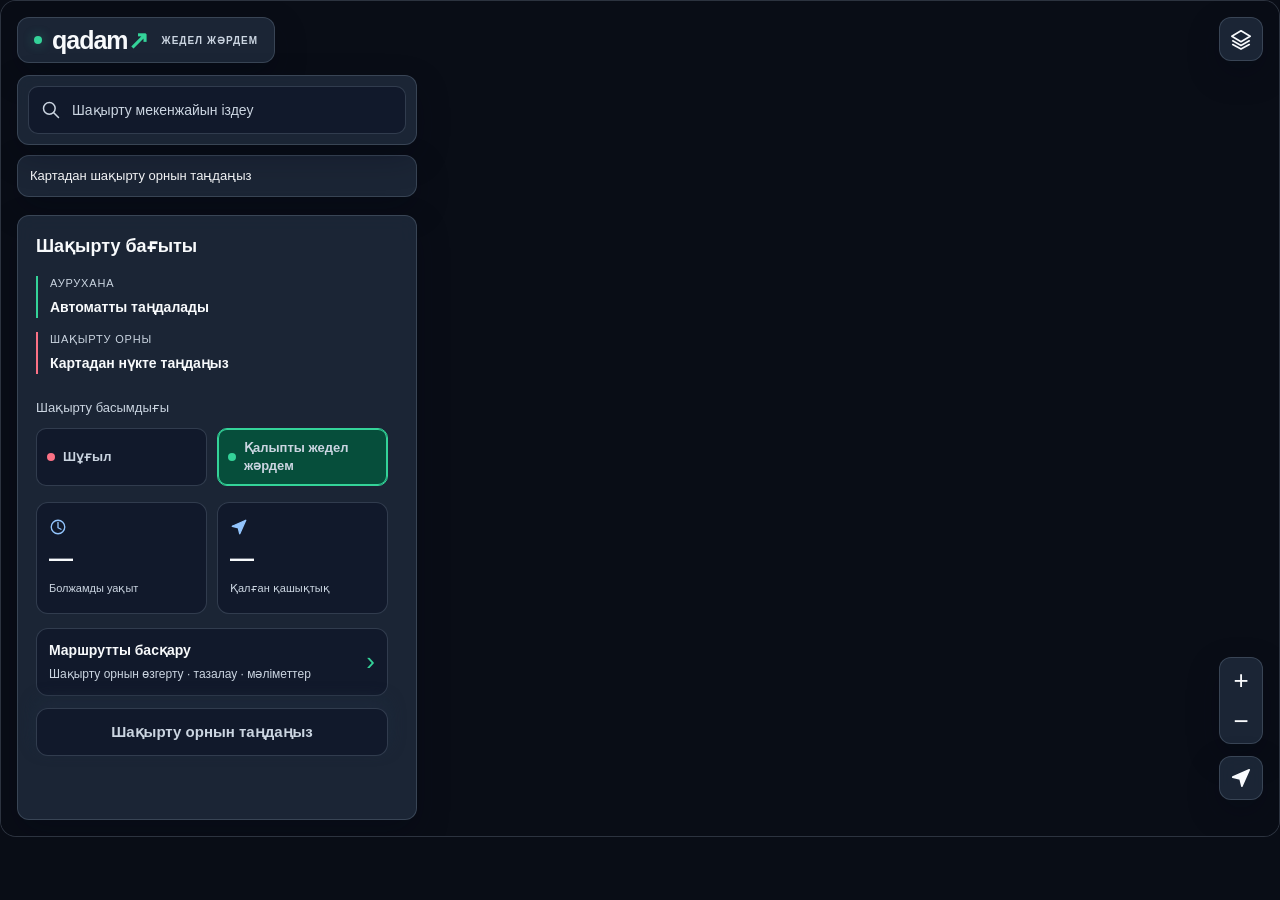
<file: frontend/index.html>
<!DOCTYPE html><html lang="kk"><head><meta charset="UTF-8"><meta name="viewport" content="width=device-width,initial-scale=1"><link rel="preconnect" href="https://tile.openstreetmap.org"><link rel="dns-prefetch" href="//tile.openstreetmap.org"><link rel="dns-prefetch" href="//a.basemaps.cartocdn.com"><link rel="stylesheet" href="leaflet.css"><link rel="stylesheet" href="style.css?v=62"><link rel="stylesheet" href="layout.css?v=68"><link rel="stylesheet" href="theme.css?v=66"><link rel="stylesheet" href="professional.css?v=85"><link rel="stylesheet" href="mobile.css?v=78"></head>
<body><main id="screen">
<div id="map" aria-label="Астана картасы"></div>
<div class="top"><button id="brand" class="glass status" title="Жоба туралы"><span class="live"></span><b>qadam<span>↗</span></b><small>ЖЕДЕЛ ЖӘРДЕМ</small></button></div>
<div id="hint" class="glass hint">Картадан шақырту орнын таңдаңыз</div>
<div class="tools"><button id="layers" class="glass tool green" title="Карта қабаттары" data-icon="layers"></button><div class="zoom glass"><button id="plus" title="Үлкейту">+</button><button id="minus" title="Кішірейту">−</button></div><button id="locate" class="glass tool" title="Қазіргі орнымды шақырту нүктесі ретінде таңдау" data-icon="navigate"></button></div>
<div id="loading" class="glass busy" hidden>Маршрут есептелуде…</div>
<section class="dock"><div class="search-row"><div class="search"><span data-icon="search"></span><input id="search" placeholder="Шақырту мекенжайын іздеу" autocomplete="off" aria-label="Көше немесе орын іздеу" aria-controls="sheet-content"><button id="clear-search" title="Іздеуді тазалау" aria-label="Іздеуді тазалау" hidden>×</button></div></div></section>
<section class="lower glass dispatch-panel" aria-label="Шақырту және маршрут">
<div class="dispatch-summary">
<span class="dispatch-heading"><b id="route-title">Шақырту бағыты</b></span>
<span class="dispatch-endpoint"><small>АУРУХАНА</small><strong id="summary-hospital">Автоматты таңдалады</strong></span>
<span class="dispatch-endpoint destination"><small>ШАҚЫРТУ ОРНЫ</small><strong id="summary-destination" aria-live="polite">Картадан нүкте таңдаңыз</strong></span>
<div class="call-priority" role="group" aria-labelledby="priority-label">
<span id="priority-label">Шақырту басымдығы</span>
<select id="call-priority" hidden disabled aria-label="Шақырту басымдығы"><option value="normal">Қалыпты жедел жәрдем</option><option value="urgent">Шұғыл жедел жәрдем</option></select>
<div class="priority-options">
<button id="priority-urgent" class="priority-badge urgent" type="button" aria-pressed="false" disabled><i class="priority-dot" aria-hidden="true"></i><span>Шұғыл</span></button>
<button id="priority-normal" class="priority-badge normal" type="button" aria-pressed="true" disabled><i class="priority-dot" aria-hidden="true"></i><span>Қалыпты жедел жәрдем</span></button>
</div></div>
<div class="dispatch-metrics">
<div class="metric-card"><span class="metric-icon" data-icon="clock" aria-hidden="true"></span><b id="eta-chip">—</b><small>Болжамды уақыт</small></div>
<div class="metric-card"><span class="metric-icon" data-icon="navigate" aria-hidden="true"></span><b id="distance">—</b><small>Қалған қашықтық</small></div>
</div>
<small id="eta-explanation" class="dispatch-status" aria-live="polite"></small>
<span id="route-sub" class="dispatch-status" hidden>Тек шақырту орнын таңдаңыз · Старт автоматты</span>
</div>
<section id="caller-contact" class="caller-contact" aria-labelledby="caller-contact-title" hidden>
<strong id="caller-contact-title">Шақырған адам</strong>
<div class="caller-contact-actions">
<button id="caller-chat" type="button" aria-controls="sheet" disabled><span data-icon="chat"></span><span>Чат</span></button>
<button id="caller-call" type="button" aria-controls="sheet" disabled><span data-icon="phone"></span><span>Қоңырау</span></button>
</div>
</section>
<button id="route-info" class="route-manage" aria-controls="sheet" title="Шақырту орнын өзгерту, тазалау және маршрут мәліметтерін ашу"><span><strong>Маршрутты басқару</strong><small>Шақырту орнын өзгерту · тазалау · мәліметтер</small></span><span class="route-manage-arrow" aria-hidden="true">›</span></button>
<button id="route-action" class="route-action" disabled>Шақырту орнын таңдаңыз</button>
<section id="trip-report" class="trip-report" hidden aria-label="Сапар нәтижесі">
<h3>Сапар нәтижесі <small>Симуляция</small></h3>
<p id="report-status" role="status"></p>
<dl><div><dt>Жүрілген қашықтық</dt><dd id="report-distance">—</dd></div><div><dt>Сапар уақыты</dt><dd id="report-time">—</dd></div></dl>
</section>
<details id="playback"  class="demo-controls" hidden><summary>Маршрутты басқаруы</summary><div class="playback"><input id="progress" type="range" min="0" value="0" step="any" aria-label="Сапар уақыты, секунд"><span id="step">0:00</span><select id="playback-rate" aria-label="Ойнату жылдамдығы"><option value="1">1×</option><option value="5">5×</option><option value="10" selected>10×</option><option value="30">30×</option><option value="60">60×</option></select></div></details>
</section>
<section id="sheet" class="glass sheet" hidden><header><h2 id="sheet-title"></h2><button id="close-sheet" title="Жабу">×</button></header><div id="sheet-content"></div></section>
<div id="toast" class="glass toast" hidden></div>
</main><script src="leaflet.js"></script><script src="playback.js?v=58"></script><script src="traffic_view.js?v=59"></script><script src="language.js?v=84"></script><script src="app.js?v=94"></script><script src="mobile.js?v=78"></script></body></html>
</file>
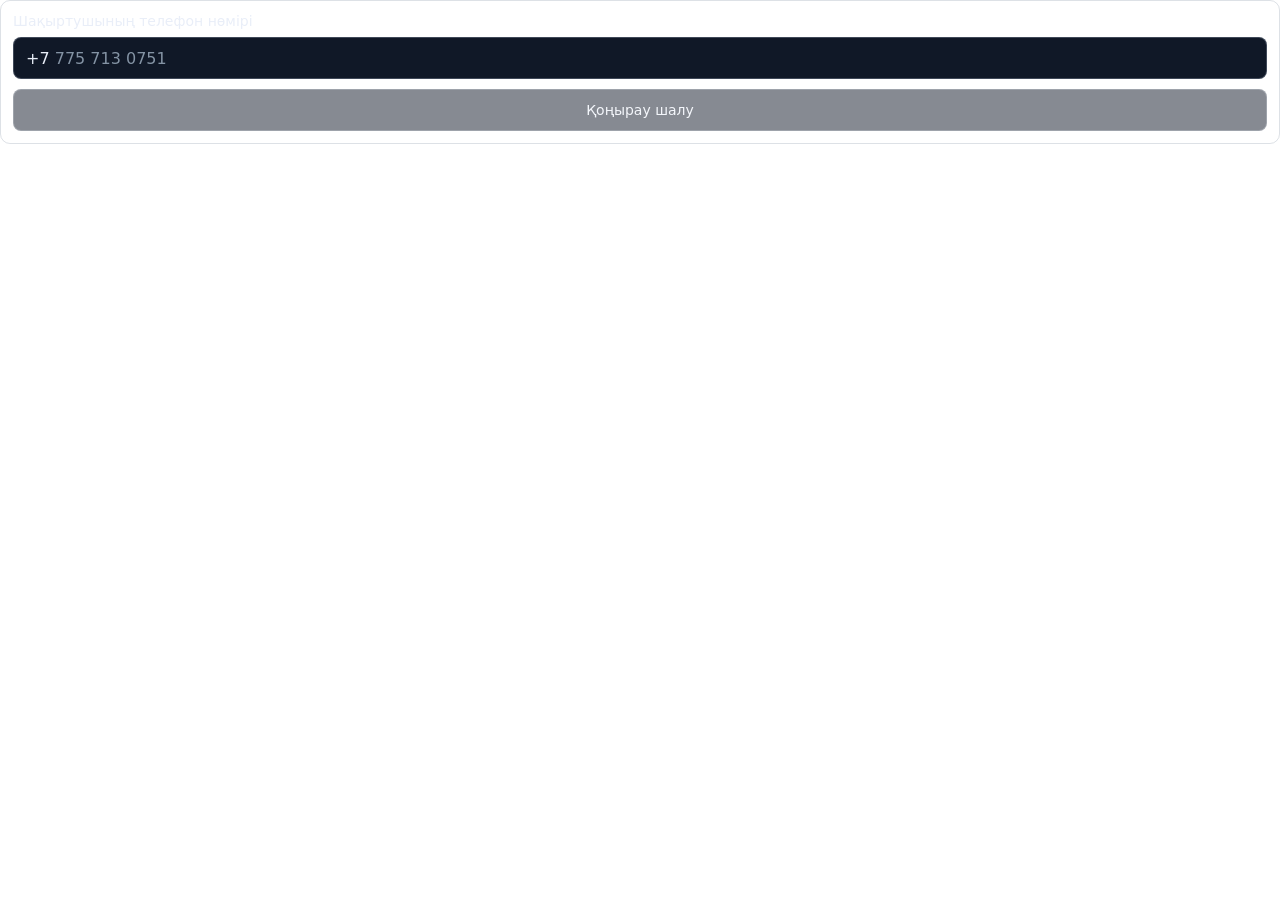
<file: frontend/phone_input/index.html>
<!doctype html>
<html lang="kk"><head><meta charset="utf-8"><meta name="viewport" content="width=device-width, initial-scale=1">
<style>
*{box-sizing:border-box}body{margin:0;font:14px system-ui,sans-serif;color:var(--text,#e9eef8)}form{padding:12px;border:1px solid #8090a344;border-radius:10px}label{display:block;margin-bottom:8px}.field,button{background:var(--surface,#101827);color:inherit;border:1px solid #8795a566;border-radius:8px;min-height:42px}.field{display:flex;align-items:center;gap:.32em;padding:0 12px;font-size:16px;font-variant-numeric:tabular-nums}.field:focus-within{outline:2px solid #47bda4}input{min-width:0;width:100%;padding:8px 0;border:0;outline:none;background:transparent;color:inherit;font:inherit}input::placeholder{color:#8493a4}button{width:100%;margin-top:10px;font:inherit;cursor:pointer}button:disabled{opacity:.5;cursor:default}button:focus-visible{outline:2px solid #47bda4}
</style></head><body>
<form><label for="phone">Шақыртушының телефон нөмірі</label><div class="field"><span id="prefix">+7</span><input type="tel" inputmode="numeric" autocomplete="tel-national" id="phone" aria-describedby="prefix" placeholder="775 713 0751"></div><button disabled>Қоңырау шалу</button></form>
<script src="mask.js"></script></body></html>
</file>
<file: frontend/leaflet.css>
/* required styles */

.leaflet-pane,
.leaflet-tile,
.leaflet-marker-icon,
.leaflet-marker-shadow,
.leaflet-tile-container,
.leaflet-pane > svg,
.leaflet-pane > canvas,
.leaflet-zoom-box,
.leaflet-image-layer,
.leaflet-layer {
	position: absolute;
	left: 0;
	top: 0;
	}
.leaflet-container {
	overflow: hidden;
	}
.leaflet-tile,
.leaflet-marker-icon,
.leaflet-marker-shadow {
	-webkit-user-select: none;
	   -moz-user-select: none;
	        user-select: none;
	  -webkit-user-drag: none;
	}
/* Prevents IE11 from highlighting tiles in blue */
.leaflet-tile::selection {
	background: transparent;
}
/* Safari renders non-retina tile on retina better with this, but Chrome is worse */
.leaflet-safari .leaflet-tile {
	image-rendering: -webkit-optimize-contrast;
	}
/* hack that prevents hw layers "stretching" when loading new tiles */
.leaflet-safari .leaflet-tile-container {
	width: 1600px;
	height: 1600px;
	-webkit-transform-origin: 0 0;
	}
.leaflet-marker-icon,
.leaflet-marker-shadow {
	display: block;
	}
/* .leaflet-container svg: reset svg max-width decleration shipped in Joomla! (joomla.org) 3.x */
/* .leaflet-container img: map is broken in FF if you have max-width: 100% on tiles */
.leaflet-container .leaflet-overlay-pane svg {
	max-width: none !important;
	max-height: none !important;
	}
.leaflet-container .leaflet-marker-pane img,
.leaflet-container .leaflet-shadow-pane img,
.leaflet-container .leaflet-tile-pane img,
.leaflet-container img.leaflet-image-layer,
.leaflet-container .leaflet-tile {
	max-width: none !important;
	max-height: none !important;
	width: auto;
	padding: 0;
	}

.leaflet-container img.leaflet-tile {
	/* See: https://bugs.chromium.org/p/chromium/issues/detail?id=600120 */
	mix-blend-mode: plus-lighter;
}

.leaflet-container.leaflet-touch-zoom {
	-ms-touch-action: pan-x pan-y;
	touch-action: pan-x pan-y;
	}
.leaflet-container.leaflet-touch-drag {
	-ms-touch-action: pinch-zoom;
	/* Fallback for FF which doesn't support pinch-zoom */
	touch-action: none;
	touch-action: pinch-zoom;
}
.leaflet-container.leaflet-touch-drag.leaflet-touch-zoom {
	-ms-touch-action: none;
	touch-action: none;
}
.leaflet-container {
	-webkit-tap-highlight-color: transparent;
}
.leaflet-container a {
	-webkit-tap-highlight-color: rgba(51, 181, 229, 0.4);
}
.leaflet-tile {
	filter: inherit;
	visibility: hidden;
	}
.leaflet-tile-loaded {
	visibility: inherit;
	}
.leaflet-zoom-box {
	width: 0;
	height: 0;
	-moz-box-sizing: border-box;
	     box-sizing: border-box;
	z-index: 800;
	}
/* workaround for https://bugzilla.mozilla.org/show_bug.cgi?id=888319 */
.leaflet-overlay-pane svg {
	-moz-user-select: none;
	}

.leaflet-pane         { z-index: 400; }

.leaflet-tile-pane    { z-index: 200; }
.leaflet-overlay-pane { z-index: 400; }
.leaflet-shadow-pane  { z-index: 500; }
.leaflet-marker-pane  { z-index: 600; }
.leaflet-tooltip-pane   { z-index: 650; }
.leaflet-popup-pane   { z-index: 700; }

.leaflet-map-pane canvas { z-index: 100; }
.leaflet-map-pane svg    { z-index: 200; }

.leaflet-vml-shape {
	width: 1px;
	height: 1px;
	}
.lvml {
	behavior: url(#default#VML);
	display: inline-block;
	position: absolute;
	}


/* control positioning */

.leaflet-control {
	position: relative;
	z-index: 800;
	pointer-events: visiblePainted; /* IE 9-10 doesn't have auto */
	pointer-events: auto;
	}
.leaflet-top,
.leaflet-bottom {
	position: absolute;
	z-index: 1000;
	pointer-events: none;
	}
.leaflet-top {
	top: 0;
	}
.leaflet-right {
	right: 0;
	}
.leaflet-bottom {
	bottom: 0;
	}
.leaflet-left {
	left: 0;
	}
.leaflet-control {
	float: left;
	clear: both;
	}
.leaflet-right .leaflet-control {
	float: right;
	}
.leaflet-top .leaflet-control {
	margin-top: 10px;
	}
.leaflet-bottom .leaflet-control {
	margin-bottom: 10px;
	}
.leaflet-left .leaflet-control {
	margin-left: 10px;
	}
.leaflet-right .leaflet-control {
	margin-right: 10px;
	}


/* zoom and fade animations */

.leaflet-fade-anim .leaflet-popup {
	opacity: 0;
	-webkit-transition: opacity 0.2s linear;
	   -moz-transition: opacity 0.2s linear;
	        transition: opacity 0.2s linear;
	}
.leaflet-fade-anim .leaflet-map-pane .leaflet-popup {
	opacity: 1;
	}
.leaflet-zoom-animated {
	-webkit-transform-origin: 0 0;
	    -ms-transform-origin: 0 0;
	        transform-origin: 0 0;
	}
svg.leaflet-zoom-animated {
	will-change: transform;
}

.leaflet-zoom-anim .leaflet-zoom-animated {
	-webkit-transition: -webkit-transform 0.25s cubic-bezier(0,0,0.25,1);
	   -moz-transition:    -moz-transform 0.25s cubic-bezier(0,0,0.25,1);
	        transition:         transform 0.25s cubic-bezier(0,0,0.25,1);
	}
.leaflet-zoom-anim .leaflet-tile,
.leaflet-pan-anim .leaflet-tile {
	-webkit-transition: none;
	   -moz-transition: none;
	        transition: none;
	}

.leaflet-zoom-anim .leaflet-zoom-hide {
	visibility: hidden;
	}


/* cursors */

.leaflet-interactive {
	cursor: pointer;
	}
.leaflet-grab {
	cursor: -webkit-grab;
	cursor:    -moz-grab;
	cursor:         grab;
	}
.leaflet-crosshair,
.leaflet-crosshair .leaflet-interactive {
	cursor: crosshair;
	}
.leaflet-popup-pane,
.leaflet-control {
	cursor: auto;
	}
.leaflet-dragging .leaflet-grab,
.leaflet-dragging .leaflet-grab .leaflet-interactive,
.leaflet-dragging .leaflet-marker-draggable {
	cursor: move;
	cursor: -webkit-grabbing;
	cursor:    -moz-grabbing;
	cursor:         grabbing;
	}

/* marker & overlays interactivity */
.leaflet-marker-icon,
.leaflet-marker-shadow,
.leaflet-image-layer,
.leaflet-pane > svg path,
.leaflet-tile-container {
	pointer-events: none;
	}

.leaflet-marker-icon.leaflet-interactive,
.leaflet-image-layer.leaflet-interactive,
.leaflet-pane > svg path.leaflet-interactive,
svg.leaflet-image-layer.leaflet-interactive path {
	pointer-events: visiblePainted; /* IE 9-10 doesn't have auto */
	pointer-events: auto;
	}

/* visual tweaks */

.leaflet-container {
	background: #ddd;
	outline-offset: 1px;
	}
.leaflet-container a {
	color: #0078A8;
	}
.leaflet-zoom-box {
	border: 2px dotted #38f;
	background: rgba(255,255,255,0.5);
	}


/* general typography */
.leaflet-container {
	font-family: "Helvetica Neue", Arial, Helvetica, sans-serif;
	font-size: 12px;
	font-size: 0.75rem;
	line-height: 1.5;
	}


/* general toolbar styles */

.leaflet-bar {
	box-shadow: 0 1px 5px rgba(0,0,0,0.65);
	border-radius: 4px;
	}
.leaflet-bar a {
	background-color: #fff;
	border-bottom: 1px solid #ccc;
	width: 26px;
	height: 26px;
	line-height: 26px;
	display: block;
	text-align: center;
	text-decoration: none;
	color: black;
	}
.leaflet-bar a,
.leaflet-control-layers-toggle {
	background-position: 50% 50%;
	background-repeat: no-repeat;
	display: block;
	}
.leaflet-bar a:hover,
.leaflet-bar a:focus {
	background-color: #f4f4f4;
	}
.leaflet-bar a:first-child {
	border-top-left-radius: 4px;
	border-top-right-radius: 4px;
	}
.leaflet-bar a:last-child {
	border-bottom-left-radius: 4px;
	border-bottom-right-radius: 4px;
	border-bottom: none;
	}
.leaflet-bar a.leaflet-disabled {
	cursor: default;
	background-color: #f4f4f4;
	color: #bbb;
	}

.leaflet-touch .leaflet-bar a {
	width: 30px;
	height: 30px;
	line-height: 30px;
	}
.leaflet-touch .leaflet-bar a:first-child {
	border-top-left-radius: 2px;
	border-top-right-radius: 2px;
	}
.leaflet-touch .leaflet-bar a:last-child {
	border-bottom-left-radius: 2px;
	border-bottom-right-radius: 2px;
	}

/* zoom control */

.leaflet-control-zoom-in,
.leaflet-control-zoom-out {
	font: bold 18px 'Lucida Console', Monaco, monospace;
	text-indent: 1px;
	}

.leaflet-touch .leaflet-control-zoom-in, .leaflet-touch .leaflet-control-zoom-out  {
	font-size: 22px;
	}


/* layers control */

.leaflet-control-layers {
	box-shadow: 0 1px 5px rgba(0,0,0,0.4);
	background: #fff;
	border-radius: 5px;
	}
.leaflet-control-layers-toggle {
	background-image: url(images/layers.png);
	width: 36px;
	height: 36px;
	}
.leaflet-retina .leaflet-control-layers-toggle {
	background-image: url(images/layers-2x.png);
	background-size: 26px 26px;
	}
.leaflet-touch .leaflet-control-layers-toggle {
	width: 44px;
	height: 44px;
	}
.leaflet-control-layers .leaflet-control-layers-list,
.leaflet-control-layers-expanded .leaflet-control-layers-toggle {
	display: none;
	}
.leaflet-control-layers-expanded .leaflet-control-layers-list {
	display: block;
	position: relative;
	}
.leaflet-control-layers-expanded {
	padding: 6px 10px 6px 6px;
	color: #333;
	background: #fff;
	}
.leaflet-control-layers-scrollbar {
	overflow-y: scroll;
	overflow-x: hidden;
	padding-right: 5px;
	}
.leaflet-control-layers-selector {
	margin-top: 2px;
	position: relative;
	top: 1px;
	}
.leaflet-control-layers label {
	display: block;
	font-size: 13px;
	font-size: 1.08333em;
	}
.leaflet-control-layers-separator {
	height: 0;
	border-top: 1px solid #ddd;
	margin: 5px -10px 5px -6px;
	}

/* Default icon URLs */
.leaflet-default-icon-path { /* used only in path-guessing heuristic, see L.Icon.Default */
	background-image: url(images/marker-icon.png);
	}


/* attribution and scale controls */

.leaflet-container .leaflet-control-attribution {
	background: #fff;
	background: rgba(255, 255, 255, 0.8);
	margin: 0;
	}
.leaflet-control-attribution,
.leaflet-control-scale-line {
	padding: 0 5px;
	color: #333;
	line-height: 1.4;
	}
.leaflet-control-attribution a {
	text-decoration: none;
	}
.leaflet-control-attribution a:hover,
.leaflet-control-attribution a:focus {
	text-decoration: underline;
	}
.leaflet-attribution-flag {
	display: inline !important;
	vertical-align: baseline !important;
	width: 1em;
	height: 0.6669em;
	}
.leaflet-left .leaflet-control-scale {
	margin-left: 5px;
	}
.leaflet-bottom .leaflet-control-scale {
	margin-bottom: 5px;
	}
.leaflet-control-scale-line {
	border: 2px solid #777;
	border-top: none;
	line-height: 1.1;
	padding: 2px 5px 1px;
	white-space: nowrap;
	-moz-box-sizing: border-box;
	     box-sizing: border-box;
	background: rgba(255, 255, 255, 0.8);
	text-shadow: 1px 1px #fff;
	}
.leaflet-control-scale-line:not(:first-child) {
	border-top: 2px solid #777;
	border-bottom: none;
	margin-top: -2px;
	}
.leaflet-control-scale-line:not(:first-child):not(:last-child) {
	border-bottom: 2px solid #777;
	}

.leaflet-touch .leaflet-control-attribution,
.leaflet-touch .leaflet-control-layers,
.leaflet-touch .leaflet-bar {
	box-shadow: none;
	}
.leaflet-touch .leaflet-control-layers,
.leaflet-touch .leaflet-bar {
	border: 2px solid rgba(0,0,0,0.2);
	background-clip: padding-box;
	}


/* popup */

.leaflet-popup {
	position: absolute;
	text-align: center;
	margin-bottom: 20px;
	}
.leaflet-popup-content-wrapper {
	padding: 1px;
	text-align: left;
	border-radius: 12px;
	}
.leaflet-popup-content {
	margin: 13px 24px 13px 20px;
	line-height: 1.3;
	font-size: 13px;
	font-size: 1.08333em;
	min-height: 1px;
	}
.leaflet-popup-content p {
	margin: 17px 0;
	margin: 1.3em 0;
	}
.leaflet-popup-tip-container {
	width: 40px;
	height: 20px;
	position: absolute;
	left: 50%;
	margin-top: -1px;
	margin-left: -20px;
	overflow: hidden;
	pointer-events: none;
	}
.leaflet-popup-tip {
	width: 17px;
	height: 17px;
	padding: 1px;

	margin: -10px auto 0;
	pointer-events: auto;

	-webkit-transform: rotate(45deg);
	   -moz-transform: rotate(45deg);
	    -ms-transform: rotate(45deg);
	        transform: rotate(45deg);
	}
.leaflet-popup-content-wrapper,
.leaflet-popup-tip {
	background: white;
	color: #333;
	box-shadow: 0 3px 14px rgba(0,0,0,0.4);
	}
.leaflet-container a.leaflet-popup-close-button {
	position: absolute;
	top: 0;
	right: 0;
	border: none;
	text-align: center;
	width: 24px;
	height: 24px;
	font: 16px/24px Tahoma, Verdana, sans-serif;
	color: #757575;
	text-decoration: none;
	background: transparent;
	}
.leaflet-container a.leaflet-popup-close-button:hover,
.leaflet-container a.leaflet-popup-close-button:focus {
	color: #585858;
	}
.leaflet-popup-scrolled {
	overflow: auto;
	}

.leaflet-oldie .leaflet-popup-content-wrapper {
	-ms-zoom: 1;
	}
.leaflet-oldie .leaflet-popup-tip {
	width: 24px;
	margin: 0 auto;

	-ms-filter: "progid:DXImageTransform.Microsoft.Matrix(M11=0.70710678, M12=0.70710678, M21=-0.70710678, M22=0.70710678)";
	filter: progid:DXImageTransform.Microsoft.Matrix(M11=0.70710678, M12=0.70710678, M21=-0.70710678, M22=0.70710678);
	}

.leaflet-oldie .leaflet-control-zoom,
.leaflet-oldie .leaflet-control-layers,
.leaflet-oldie .leaflet-popup-content-wrapper,
.leaflet-oldie .leaflet-popup-tip {
	border: 1px solid #999;
	}


/* div icon */

.leaflet-div-icon {
	background: #fff;
	border: 1px solid #666;
	}


/* Tooltip */
/* Base styles for the element that has a tooltip */
.leaflet-tooltip {
	position: absolute;
	padding: 6px;
	background-color: #fff;
	border: 1px solid #fff;
	border-radius: 3px;
	color: #222;
	white-space: nowrap;
	-webkit-user-select: none;
	-moz-user-select: none;
	-ms-user-select: none;
	user-select: none;
	pointer-events: none;
	box-shadow: 0 1px 3px rgba(0,0,0,0.4);
	}
.leaflet-tooltip.leaflet-interactive {
	cursor: pointer;
	pointer-events: auto;
	}
.leaflet-tooltip-top:before,
.leaflet-tooltip-bottom:before,
.leaflet-tooltip-left:before,
.leaflet-tooltip-right:before {
	position: absolute;
	pointer-events: none;
	border: 6px solid transparent;
	background: transparent;
	content: "";
	}

/* Directions */

.leaflet-tooltip-bottom {
	margin-top: 6px;
}
.leaflet-tooltip-top {
	margin-top: -6px;
}
.leaflet-tooltip-bottom:before,
.leaflet-tooltip-top:before {
	left: 50%;
	margin-left: -6px;
	}
.leaflet-tooltip-top:before {
	bottom: 0;
	margin-bottom: -12px;
	border-top-color: #fff;
	}
.leaflet-tooltip-bottom:before {
	top: 0;
	margin-top: -12px;
	margin-left: -6px;
	border-bottom-color: #fff;
	}
.leaflet-tooltip-left {
	margin-left: -6px;
}
.leaflet-tooltip-right {
	margin-left: 6px;
}
.leaflet-tooltip-left:before,
.leaflet-tooltip-right:before {
	top: 50%;
	margin-top: -6px;
	}
.leaflet-tooltip-left:before {
	right: 0;
	margin-right: -12px;
	border-left-color: #fff;
	}
.leaflet-tooltip-right:before {
	left: 0;
	margin-left: -12px;
	border-right-color: #fff;
	}

/* Printing */

@media print {
	/* Prevent printers from removing background-images of controls. */
	.leaflet-control {
		-webkit-print-color-adjust: exact;
		print-color-adjust: exact;
		}
	}
</file>
<file: frontend/style.css>
*{box-sizing:border-box}html,body{margin:0;background:#171d20;color:#e9eeeb;font-family:Inter,-apple-system,BlinkMacSystemFont,"Segoe UI",Arial,sans-serif;width:100%;height:100%;overflow:hidden}button,input{font:inherit}button{cursor:pointer;color:inherit;border:0;background:none;touch-action:manipulation}button:focus-visible,input:focus-visible{outline:2px solid #4ae582;outline-offset:3px}button:disabled{opacity:.35;cursor:default}button:hover{filter:brightness(1.16)}svg[aria-hidden="true"]{width:25px;height:25px;stroke:currentColor;fill:none;stroke-width:1.8;stroke-linecap:round;stroke-linejoin:round;vertical-align:middle}#screen{position:relative;width:100%;height:100%;min-height:600px;background:#1a2326;overflow:hidden}#map{position:absolute;inset:0;z-index:0}.leaflet-container{background:#20292d!important;font-family:inherit}.leaflet-tile-pane{filter:invert(.92) hue-rotate(180deg) saturate(.5) brightness(.78)}.leaflet-control-attribution{font-size:8px!important;background:#141b21cc!important;color:#b6c2bb!important}.leaflet-control-attribution a{color:#b6c2bb!important}.leaflet-bottom.leaflet-right{bottom:183px}.glass{background:rgba(17,21,23,.92);backdrop-filter:blur(18px);-webkit-backdrop-filter:blur(18px);border:1px solid #ffffff0b;box-shadow:0 5px 24px #0003;border-radius:17px}.top{position:absolute;top:20px;left:20px;right:20px;display:flex;justify-content:space-between;align-items:center;pointer-events:none;z-index:500}.top>*{pointer-events:auto}.status{display:flex;align-items:center;gap:12px;height:52px;padding:0 19px}.status b{font-size:23px;letter-spacing:-1px}.status b span{color:#43e17d}.status small{font-size:10px;color:#9daaa1;letter-spacing:.5px;margin-left:4px}.live{width:8px;height:8px;background:#3ee57a;border-radius:50%;box-shadow:0 0 14px #3ee57a55}.mode{color:#91a69a;letter-spacing:2px;font-size:10px;padding:10px;background:#171e23b0;border-radius:10px}.mode span{color:#45da7e}.hint{position:absolute;z-index:500;top:89px;left:20px;max-width:calc(100% - 105px);font-size:12px;color:#d1e0d6;padding:12px 15px;line-height:1.4}.tools{position:absolute;right:18px;top:88px;bottom:350px;display:flex;flex-direction:column;align-items:center;gap:13px;z-index:500}.tool{height:52px;width:52px;display:grid;place-items:center}.green{color:#42e17e}.traffic-ring{border:2px solid #42dd7c;color:#b4e3c3;border-radius:50%;width:32px;height:32px;display:grid;place-items:center;font-size:13px;font-weight:600}.traffic-ring.on{background:#3bd77c;color:#14271b}.zoom{margin-top:auto;display:flex;flex-direction:column;width:52px;overflow:hidden}.zoom button{height:49px;font-size:31px;font-weight:300}.zoom button+button{border-top:1px solid #ffffff15}.lower{position:absolute;bottom:194px;left:18px;right:18px;z-index:500;display:flex;flex-direction:column;gap:12px;pointer-events:none}.lower button,.lower input{pointer-events:auto}.sensor{align-self:flex-start;display:flex;gap:9px;align-items:center;padding:12px 15px;font-size:12px;color:#d8e1dc}.sensor svg{color:#77b5f3;width:21px;height:21px}.info-row{display:flex;gap:11px;height:66px}.route-card{display:flex;align-items:center;gap:14px;text-align:left;padding:13px 17px;min-width:0;flex:1}.route-card svg{width:26px;height:26px;color:#cbd5cf}.route-copy{display:flex;flex-direction:column;min-width:0;gap:4px;flex:1}.route-copy b{font-size:15px;font-weight:550;overflow:hidden;text-overflow:ellipsis;white-space:nowrap}.route-copy small{font-size:11px;color:#93a29a;overflow:hidden;text-overflow:ellipsis;white-space:nowrap}.route-card strong{color:#53df87;font-size:14px;font-weight:600;white-space:nowrap}.dock{position:absolute;bottom:0;left:0;right:0;z-index:600;background:linear-gradient(#24282bf5,#181c1ffb);border-radius:25px 25px 0 0;backdrop-filter:blur(24px);border-top:1px solid #ffffff0c;box-shadow:0 -6px 40px #0003;padding:9px 18px 8px}.handle{height:4px;width:42px;border-radius:4px;background:#56605b;margin:0 auto 13px;opacity:.65}.search-row{display:flex;gap:10px}.search{display:flex;align-items:center;gap:13px;padding:0 15px;height:55px;background:#353a3cf0;border:1px solid #ffffff07;border-radius:16px;flex:1;min-width:0;color:#a9b2ad}.search input{width:100%;background:transparent;border:0;outline:none;color:#ecf2ed;min-width:0;font-size:16px}.search input::placeholder{color:#9fa8a3}.search button{padding:3px;color:#aeb8b1}.menu{border-radius:16px;width:53px;background:#34393b}.menu svg{width:28px;height:28px}nav{display:flex;justify-content:space-around;gap:6px;margin:16px 0 10px}nav button{color:#89968e;display:flex;align-items:center;flex-direction:column;gap:6px;flex:1;padding:0;min-width:0}nav svg{width:25px;height:25px}nav small{font-size:11px}nav .active{color:#3de17a}.home{height:4px;width:102px;border-radius:3px;background:#c7ceca;margin:10px auto 0;opacity:.65}.sheet{position:absolute;z-index:800;bottom:190px;left:18px;width:min(420px,calc(100% - 36px));max-height:calc(100% - 280px);padding:18px;overflow:auto;background:#1d2428f5}.sheet header{display:flex;justify-content:space-between;align-items:center;gap:15px;margin-bottom:14px}.sheet h2{font-size:17px;margin:0}.sheet header button{font-size:26px;color:#a5b3aa}.sheet p{font-size:13px;line-height:1.6;color:#a7b8ac}.sheet .row{padding:13px 0;border-bottom:1px solid #ffffff0c;display:flex;justify-content:space-between;align-items:center;gap:12px}.sheet .row button{color:#4ce689;flex-shrink:0}.sheet .row span{font-size:13px}.sheet .big{display:block;width:100%;padding:13px;background:#39d879;color:#112919;border-radius:12px;font-weight:650;margin:10px 0}.sheet .secondary{background:#303b34;color:#d7e5dc}.sheet .result{display:block;width:100%;text-align:left;padding:13px 8px;border-bottom:1px solid #ffffff0b;font-size:14px}.sheet .result small{display:block;font-size:10px;color:#94a79b;margin-top:4px}.playback{display:flex;align-items:center;gap:10px;padding:7px 12px;pointer-events:auto}.playback button{width:34px;height:32px;color:#54e58b}.playback input{flex:1;accent-color:#40de7e;min-width:0}.playback span{font-size:10px;color:#acb9b0}.toast,.busy{position:absolute;z-index:1200;top:155px;left:50%;transform:translateX(-50%);padding:14px 18px;max-width:85%;color:#deeee3;font-size:13px;text-align:center}.busy{top:44%;border-color:#45e780}.busy:before{content:' ';display:inline-block;width:9px;height:9px;border-radius:50%;background:#45e780;margin-right:9px;animation:pulse 1s infinite}@keyframes pulse{50%{opacity:.25}}[hidden]{display:none!important}.pin{width:32px;height:32px;background:#42d77a;color:#10271a;border:3px solid white;border-radius:50%;display:grid;place-items:center;font-weight:800;box-shadow:0 4px 12px #0007}.pin.end{background:#f99450;color:#24170e}.vehicle{height:40px;width:40px;background:#308cff;border:3px solid white;border-radius:50%;display:grid;place-items:center;box-shadow:0 0 0 8px #2684ff30,0 0 30px #2684ff70;color:white;font-size:23px}.accuracy{border-radius:50%;background:#298bff25;pointer-events:none}.leaflet-tooltip{background:#1b2429;color:#dbe9e0;border:1px solid #415047;box-shadow:none}.offline-label{color:#91a69b;font-size:10px;white-space:nowrap;pointer-events:none}@media(min-width:800px){.dock{width:570px;left:50%;transform:translateX(-50%);border-radius:24px 24px 0 0}.lower{left:50%;transform:translateX(-50%);width:534px}.sheet{left:50%;transform:translateX(-50%);width:534px}.tools{bottom:95px}.hint{max-width:420px}.top{right:23px}.leaflet-bottom.leaflet-right{bottom:6px}.sensor{margin-left:0}}@media(max-width:380px){.status small{display:none}.route-card{gap:8px;padding:11px}.route-card strong{font-size:12px}.route-copy b{font-size:13px}.dock{padding-left:12px;padding-right:12px}.tools{right:12px}.hint{font-size:11px}}

.playback select{background:#283730;color:#69ec9b;border:1px solid #ffffff20;border-radius:9px;padding:6px 4px;font:600 12px inherit;max-width:65px}.playback span{white-space:nowrap}.playback{gap:7px}

/* Avoid repainting moving map pixels through blurred overlays every frame. */
.glass,.dock{backdrop-filter:none;-webkit-backdrop-filter:none}
.glass{background:rgba(17,21,23,.97)}
.dock{background:linear-gradient(#24282b,#181c1f)}

/* Lightweight presentation: no decorative pulse, glow or hover filters. */
.busy:before{animation:none}
.vehicle,.pin,.glass,.dock,.live{box-shadow:none}
button:hover{filter:none}

/* Native Dark Matter colors; only the OSM fallback needs an inversion. */
:root{--map-bg:#121619;--panel-bg:#1e252b;--panel-hover:#2b353e;--border:#35414b;--text:#edf3f7;--accent:#4ade80}
html,body,#screen,#map{background:var(--map-bg);color:var(--text)}
#screen{border:1px solid #28323a;border-radius:20px;overflow:hidden}
.leaflet-container{background:var(--map-bg)!important;font-family:"Segoe UI",Arial,sans-serif}
.leaflet-tile-pane{filter:none!important}
.qadam-osm-tiles{filter:invert(.92) hue-rotate(180deg) saturate(.65) brightness(1.02) contrast(1.08)}
.qadam-carto-tiles{filter:none!important}
.leaflet-control-attribution{background:rgba(18,22,25,.94)!important;color:#b8c5cf!important;font-size:11px!important;padding:4px 8px;border-radius:8px 0 0 0}
.leaflet-control-attribution a{color:#b5d7f0!important}
.zoom{display:flex;flex-direction:column;width:48px;padding:4px;gap:4px;background:var(--panel-bg);border:1px solid var(--border);border-radius:16px;overflow:hidden;backdrop-filter:none;box-shadow:none}
.zoom button{display:grid;place-items:center;width:38px;height:42px;padding:0;background:transparent;color:var(--text);border:0;border-radius:11px;font-size:28px;font-weight:500;line-height:1;cursor:pointer;touch-action:manipulation}
.zoom button+button{border-top:0}
.zoom button:hover{background:var(--panel-hover);color:var(--accent);filter:none}
.zoom button:active{background:#35433b}
.zoom button:focus-visible{outline:2px solid var(--accent);outline-offset:-3px}
.zoom button:disabled{color:#66737e;opacity:.5;cursor:default}

/* Tiny diagnostic: updated once per second, no blur or pointer interception. */
#frame-cadence{position:absolute;bottom:30px;right:18px;z-index:700;padding:3px 7px;border-radius:6px;background:#12181ee6;color:#b4d6c2;font:11px monospace;pointer-events:none}

/* Local vector ambulance; emergency lights are enabled only for urgent calls. */
.vehicle.vehicle-ambulance{width:36px;height:50px;transform-origin:50% 50%;background:transparent;border:0;border-radius:0;box-shadow:none;font-size:0}
.vehicle-ambulance svg{display:block;width:36px;height:50px;fill:none;stroke:none}

.call-priority{display:flex;align-items:center;justify-content:space-between;gap:10px;padding:9px 0;font-size:12px;color:#a8bac6;pointer-events:auto}
.call-priority select{max-width:65%;min-width:0;background:#1d2b35;color:#dceaf5;border:1px solid #465b6a;border-radius:10px;padding:8px;font:inherit;cursor:pointer}
.call-priority select[data-priority="urgent"]{border-color:#fa9269;color:#ffb193;background:#3a2724}
.call-priority select:disabled{opacity:.55;cursor:default}

/* Keep the two lens colors visible when the roof bar is off. */
.vehicle-ambulance .emergency-light{fill:var(--beacon-color);opacity:.72;stroke:none}
.vehicle-ambulance .emergency-light-blue{--beacon-color:#237dff}
.vehicle-ambulance .emergency-light-red{--beacon-color:#ff274d}
.vehicle-ambulance .emergency-light-core{opacity:0}
.vehicle-ambulance.vehicle-urgent .emergency-light{
  transform-box:fill-box;
  transform-origin:center;
  transform:scale(1.12,1.33);
  animation:qadam-beacon-alternate 1.2s steps(1,end) infinite;
}
.vehicle-ambulance.vehicle-urgent .emergency-light-blue{
  --beacon-color:#168cff;
  --beacon-core:#c1eaff;
}
.vehicle-ambulance.vehicle-urgent .emergency-light-red{
  --beacon-color:#ff183e;
  --beacon-core:#ffe0e5;
  animation-delay:-.6s;
}
.vehicle-ambulance.vehicle-urgent .emergency-light-core{fill:var(--beacon-core);opacity:1}
@keyframes qadam-beacon-alternate{
  0%{opacity:1;filter:drop-shadow(0 0 3px var(--beacon-color))}
  44%,100%{opacity:.12;filter:none}
}
.vehicle-ambulance.vehicle-urgent.vehicle-reduced-motion .emergency-light{animation:none}
@media(prefers-reduced-motion:reduce){
  .vehicle-ambulance.vehicle-urgent .emergency-light{animation:none}
}
</file>
<file: frontend/layout.css>
/* Design step 1: map-first layout, compact navigation panels. */
#screen{min-height:600px;border-radius:18px}
.glass{background:#192126;border-color:#344048;border-radius:14px}
.top{top:16px;left:16px;right:16px}
.status{height:44px;padding:0 14px;gap:9px}
.status b{font-size:22px}.status small{font-size:9px;letter-spacing:.6px}
.mode{font-size:9px;padding:8px 10px;background:#192126;border:1px solid #344048}
.hint{top:72px;left:16px;max-width:calc(100% - 88px);padding:9px 12px;font-size:11px;line-height:1.5}
.tools{top:64px;right:12px;bottom:auto;gap:8px}
.tool{width:44px;height:44px;border-radius:13px}
.tool svg{width:22px;height:22px}
.zoom{margin-top:0;width:44px;padding:3px;gap:2px;border-radius:13px}
.zoom button{width:36px;height:38px;font-size:26px}
.traffic-ring{height:28px;width:28px;font-size:11px}
.dock{left:0;right:0;bottom:0;width:auto;transform:none;padding:12px 14px 10px;border-radius:18px 18px 0 0;background:#192126;border:1px solid #344048}
.handle,.home{display:none}
.search-row{gap:8px}.search{height:44px;padding:0 12px;gap:9px;background:#242e35;border:1px solid #3b4852;border-radius:11px}
.search input{font-size:13px}.search svg{width:20px;height:20px;flex-shrink:0}
.menu{width:44px;border-radius:11px;background:#29353d;flex-shrink:0}.menu svg{width:23px;height:23px}
nav{margin:9px 0 0;gap:6px}
nav button{flex-direction:row;justify-content:center;gap:6px;min-height:38px;border-radius:9px;color:#aab7bf}
nav svg{width:18px;height:18px}nav small{font-size:10px}
nav .active{background:#263c33;color:#6ae6a0}
.lower{left:12px;right:12px;bottom:138px;gap:8px;transform:none;width:auto}
.sensor{display:grid;grid-template-columns:18px auto 1fr;gap:6px 8px;width:100%;padding:9px 12px;font-size:10px;align-items:center}
.sensor>span:first-child svg{width:18px;height:18px}.sensor #eta-chip{text-align:right;white-space:nowrap}
.traffic-legend{grid-column:1/-1;display:flex;align-items:center;gap:5px;color:#94a6b1;font-size:10px;padding-top:5px;border-top:1px solid #ffffff0b}
.traffic-legend i{width:16px;height:4px;border-radius:2px;display:inline-block}.traffic-legend i:nth-child(1){background:#46b77b}.traffic-legend i:nth-child(2){background:#e9c647}.traffic-legend i:nth-child(3){background:#ee913e}.traffic-legend i:nth-child(4){background:#c95e53}.traffic-legend span{margin-left:3px}
.playback{padding:6px 8px;gap:6px;min-height:44px}.playback button{flex-shrink:0;width:28px}.playback span{font-size:9px}.playback select{padding:5px 3px;font-size:11px;width:50px}
.info-row{height:62px}.route-card{padding:10px 12px;gap:10px}.route-card svg{width:22px;height:22px;flex-shrink:0}.route-copy b{font-size:13px}.route-copy small{font-size:10px}.route-card strong{font-size:12px}
.sheet{bottom:138px;left:12px;width:calc(100% - 24px);max-height:calc(100% - 218px);transform:none;padding:16px;border:1px solid #3b4852;background:#192126}
.sheet header{position:sticky;top:-16px;background:#192126;padding:8px 0;z-index:1}.sheet h2{font-size:16px}
.leaflet-bottom.leaflet-right{bottom:119px}
.leaflet-control-attribution{max-width:calc(100vw - 30px);font-size:9px!important}
@media(min-width:800px){
 .top{top:20px;left:20px;right:20px}
 .dock{top:78px;bottom:auto;left:20px;right:auto;width:380px;border-radius:14px;padding:12px}
 .hint{top:202px;left:20px;max-width:380px;width:380px}
 .lower{left:20px;right:auto;bottom:20px;width:380px}
 .tools{top:76px;right:20px;bottom:28px;gap:10px}.zoom{margin-top:auto}
 .sheet{top:202px;bottom:auto;left:20px;width:380px;max-height:calc(100% - 226px)}
 .leaflet-bottom.leaflet-right{bottom:0}
 .toast{top:24px;left:50%;max-width:calc(100% - 480px)}
}
@media(max-width:359px){
 .status small{display:none}.mode{display:none}
 .route-card{gap:7px}.route-copy b{font-size:12px}.route-card strong{font-size:11px}
 .playback{gap:4px}.playback span{font-size:8px}.playback select{width:44px}
 nav small{font-size:9px}
}

/* Design step 2: one primary action, clear dispatch endpoints and metrics. */
.route-action{pointer-events:auto;min-height:44px;padding:11px 16px;border-radius:12px;background:#45df88;color:#10291b;font-size:13px;font-weight:700;width:100%}
.route-action:disabled{background:#29383e;color:#a1b1ba;opacity:1}
.route-action:focus-visible{outline:2px solid #fff;outline-offset:2px}
.journey-points{padding:4px 0 12px}
.journey-point{display:flex;gap:12px;align-items:flex-start;position:relative;padding:10px 0}
.journey-point>div{min-width:0;flex:1}
.journey-point small,.journey-metrics small{display:block;font-size:10px;color:#9bafb9;letter-spacing:.4px;margin-bottom:6px}
.journey-point strong{display:block;font-size:13px;line-height:1.5;overflow-wrap:anywhere}
.journey-dot{display:grid;place-items:center;flex-shrink:0;width:28px;height:28px;border-radius:9px;background:#264b39;color:#64e99d;font-size:13px;font-weight:700;z-index:1}
.destination .journey-dot{background:#513c2c;color:#ffb876}
.hospital:after{content:'';position:absolute;left:13px;top:39px;bottom:-10px;border-left:1px dashed #60717b}
.journey-metrics{display:grid;grid-template-columns:1fr 1fr;gap:8px;margin-bottom:16px}
.journey-metrics>div{padding:12px;background:#242f36;border:1px solid #35444d;border-radius:12px}
.journey-metrics strong{font-size:20px;color:#ecf4f8;font-variant-numeric:tabular-nums}
.sheet details{margin-top:16px;border-top:1px solid #344048;padding-top:12px}
.sheet summary{cursor:pointer;color:#99adb8;font-size:12px;padding:4px 0}
.sheet details p{font-size:11px}
@media(max-width:799px){.lower{gap:6px}.sensor{padding:7px 10px}.info-row{height:56px}.route-action{min-height:42px}}

/* Design step 3: compact, keyboard-accessible street search. */
#clear-search{flex-shrink:0;width:28px;height:28px;border-radius:8px;background:#35434c;color:#c5d4dd;font-size:22px;line-height:1;padding:0}
.sheet .search-note{margin:0 0 12px;font-size:11px;line-height:1.5;color:#9aafba}
.sheet .map-pick{text-align:left;background:#263b36;color:#76e4ac;border:1px solid #39584b;margin:0 0 10px}
.sheet .search-result{display:flex;align-items:center;gap:12px;min-height:62px;padding:10px 8px;border-radius:10px;text-align:left}
.search-result:hover,.search-result:focus-visible{background:#293740}
.search-pin{display:grid;place-items:center;width:32px;height:32px;flex-shrink:0;border-radius:10px;background:#2c3c46;color:#99c5e8;font-size:22px}
.search-result-copy{min-width:0;flex:1}
.search-result-copy strong{display:block;font-size:13px;font-weight:550;overflow-wrap:anywhere;line-height:1.4}
.sheet .search-result small{font-size:10px;margin-top:4px;color:#92a9b6}
.search-empty{padding:22px 12px;text-align:center;background:#222e35;border-radius:12px}
.search-empty strong{font-size:14px}.sheet .search-empty p{font-size:12px;margin-bottom:0}

/* Design step 4: readable layer controls and a traffic intensity legend. */
.layer-notice{font-size:10px;line-height:1.5;color:#a8bbc6;background:#26343d;padding:9px 11px;border-radius:9px;margin-bottom:12px}
.layer-card{display:flex;align-items:center;gap:12px;min-height:72px;padding:12px;border:1px solid #34454e;background:#222e35;border-radius:12px;margin-bottom:8px;cursor:pointer}
.layer-card:hover,.layer-card:focus-within{border-color:#668578;background:#29383e}
.layer-swatch{height:3px;width:24px;border-radius:3px;flex-shrink:0}.layer-swatch.dot{width:10px;height:10px;margin:0 7px;border-radius:50%}
.layer-copy{flex:1;min-width:0}.layer-copy strong{display:block;font-size:13px;line-height:1.4}.layer-copy small{display:block;color:#a0b4bf;font-size:10px;line-height:1.5;margin-top:4px}
.layer-card input{appearance:none;width:36px;height:22px;flex-shrink:0;margin:0;border:1px solid #60727d;border-radius:12px;background:#35434c;position:relative;cursor:pointer}
.layer-card input:before{content:'';position:absolute;top:3px;left:3px;width:14px;height:14px;border-radius:50%;background:#b5c3cb}
.layer-card input:checked{background:#42d880;border-color:#42d880}.layer-card input:checked:before{left:17px;background:#143322}
.traffic-scale{display:grid;grid-template-columns:repeat(3,1fr);gap:8px;margin:16px 0}.traffic-scale span{display:flex;flex-direction:column;gap:7px}.traffic-scale i{display:block;height:3px;border-radius:2px}.traffic-scale small{font-size:10px;color:#a8bdc7}
.traffic-legend.muted{opacity:.45}

/* Design step 5: legible labels, with unchanged map geometry and animations. */
.search input{font-size:14px}.search input::placeholder{color:#bbc8ce}
.hint{font-size:12px;color:#e0eaf0}
nav small{font-size:12px}nav button{color:#b6c7d1}
.sensor{font-size:12px}.traffic-legend{font-size:11px;color:#b8c9d2}
.route-copy b{font-size:14px}.route-copy small{font-size:12px;color:#b8c9d2}
.route-card strong{font-size:13px}.info-row{min-height:66px;height:auto}
.route-card{min-height:66px}.route-copy small{white-space:normal;line-height:1.4}
.journey-point small,.journey-metrics small{font-size:11px;color:#b5c7d1}
.journey-point strong,.search-result-copy strong{font-size:14px}
.layer-copy small{font-size:12px;color:#b5c7d1}.layer-card{min-height:78px}
.layer-notice,.sheet .search-note,.sheet .search-result small{font-size:12px}
.traffic-scale small{font-size:11px;color:#bfced6}
.sheet details p,.sheet summary{font-size:12px;color:#b5c7d1}
.playback span{font-size:11px}
@media(max-width:599px){
 .sensor{font-size:11px}.route-copy small{font-size:11px}
 nav small{font-size:11px}.playback span{font-size:9px}
}
@media(max-width:359px){nav small{font-size:10px}.hint{font-size:11px}}

/* Compact ambulance interface: one dispatch card, one primary action. */
.dock{top:74px;bottom:auto;left:12px;right:68px;width:auto;padding:8px;border-radius:14px}
.hint{top:142px;left:12px;max-width:calc(100% - 80px)}
.lower.dispatch-panel{left:12px;right:12px;bottom:24px;width:auto;padding:12px;gap:10px;pointer-events:auto;border-radius:16px;max-height:48%;overflow:auto}
.dispatch-summary{display:flex;flex-direction:column;gap:12px;width:100%;text-align:left;padding:0;background:transparent}
.dispatch-heading{display:flex;justify-content:space-between;align-items:center;gap:8px;font-size:14px}
.dispatch-heading>span{color:#9cb4c2;font-size:22px}.dispatch-heading b{line-height:1.35}
.dispatch-endpoint{display:block;border-left:2px solid #55d88c;padding-left:10px;min-width:0}
.dispatch-endpoint.destination{border-color:#f9a765}
.dispatch-endpoint small,.dispatch-metrics small{display:block;font-size:10px;color:#a9bdc8;margin-bottom:4px;letter-spacing:.3px}
.dispatch-endpoint strong{display:block;font-size:13px;line-height:1.4;overflow-wrap:anywhere}
.dispatch-metrics{display:grid;grid-template-columns:1fr 1fr;gap:12px;border-top:1px solid #35434c;padding-top:10px;width:100%}
.dispatch-metrics b{font-size:19px;font-variant-numeric:tabular-nums;color:#eaf3f8}
.dispatch-status{font-size:11px;line-height:1.5;color:#b5c9d4}
.demo-controls{border-top:1px solid #35434c;padding-top:8px;pointer-events:auto}
.demo-controls summary{cursor:pointer;font-size:12px;color:#b5c9d4;padding:5px 0}
.demo-controls .playback{padding:8px 0 0;background:none}.playback select{pointer-events:auto}
.sheet{top:142px;bottom:24px;max-height:calc(100% - 166px);z-index:800}
.leaflet-bottom.leaflet-right{bottom:0}
@media(min-width:800px){
 .dock{top:78px;left:20px;right:auto;width:380px}
 .hint{top:148px;left:20px;width:380px;max-width:380px}
 .lower.dispatch-panel{left:20px;right:auto;bottom:20px;width:380px;max-height:calc(100% - 210px);padding:16px}
 .sheet{top:148px;bottom:auto;left:20px;width:380px;max-height:calc(100% - 172px)}
}
@media(max-width:599px){.dispatch-summary{gap:8px}.dispatch-metrics b{font-size:17px}.dispatch-endpoint strong{font-size:12px}.dispatch-heading{font-size:13px}}

/* Translucent surfaces: alpha affects the background, never text or controls. */
:root{--glass-surface:rgba(20,29,35,.78);--glass-border:rgba(183,211,226,.25)}
.glass,.dock,.lower.dispatch-panel,.zoom,.mode{
 background:var(--glass-surface);border-color:var(--glass-border);
 backdrop-filter:none;-webkit-backdrop-filter:none;box-shadow:none;
}
.search{background:rgba(40,54,63,.52);border-color:rgba(183,211,226,.22)}
.search input::placeholder{color:#c5d2da}
.sheet{background:rgba(20,29,35,.94)}
.sheet header{background:rgba(20,29,35,.97)}
.layer-card,.journey-metrics>div,.search-empty{background:rgba(44,60,69,.55)}
.layer-notice{background:rgba(44,60,69,.5)}
.sheet .secondary{background:rgba(51,74,63,.7)}
.sheet .map-pick{background:rgba(38,59,54,.7)}
.toast,.busy{background:rgba(20,29,35,.94)}
.dispatch-endpoint small,.dispatch-metrics small{color:#c4d3dc}
.dispatch-status,.demo-controls summary{color:#c7d7e1}
/* Keep the main action and map markers solid for immediate recognition. */
@media(prefers-reduced-transparency:reduce){
 .glass,.dock,.lower.dispatch-panel,.zoom,.mode,.sheet,.sheet header,.toast,.busy{background:#192126}
 .search,.layer-card,.journey-metrics>div,.search-empty,.layer-notice{background:#293941}
 .sheet .secondary,.sheet .map-pick{background:#304b3d}
}

.address-editor label{display:block;font-size:12px;color:#c7d7e1;margin-top:12px}
.address-editor input{display:block;width:100%;margin-top:7px;padding:12px;border:1px solid #617782;border-radius:10px;background:#1c2a32;color:#f0f6fa;font-size:14px}

/* Explicit entry to route actions, separate from the read-only summary. */
.route-manage{display:flex;align-items:center;justify-content:space-between;gap:12px;width:100%;min-height:56px;padding:11px 12px;text-align:left;border:1px solid #607c72;border-radius:12px;background:rgba(39,64,54,.88);color:#e9fff2;cursor:pointer}
.route-manage>span:first-child{min-width:0}
.route-manage strong{display:block;font-size:13px;line-height:1.4}
.route-manage small{display:block;margin-top:4px;font-size:11px;line-height:1.5;color:#c5dacf;overflow-wrap:anywhere}
.route-manage-arrow{font-size:26px;color:#87e9ae}
.route-manage:hover{background:#345344;border-color:#8cba9f}
.route-manage:focus-visible{outline:2px solid #9ef4bf;outline-offset:3px}
@media(prefers-reduced-transparency:reduce){.route-manage{background:#274036}}

/* End-of-trip summary; no additional requests or animation. */
.trip-report{border-top:1px solid #52665f;padding-top:10px}
.trip-report h3{margin:0;font-size:14px}
.trip-report h3 small{font-size:10px;color:#b7cabc;font-weight:400;margin-left:8px}
.trip-report #report-status{font-size:13px;font-weight:600;color:#e3f4e8;line-height:1.5;margin:8px 0}
.trip-report dl{margin:0;display:grid;gap:7px}
.trip-report dl>div{display:flex;justify-content:space-between;gap:12px}
.trip-report dt{font-size:12px;color:#c5d6df}
.trip-report dd{margin:0;font-size:13px;font-weight:600;color:#f0f7fa;font-variant-numeric:tabular-nums}
.trip-report .report-note{font-size:11px;line-height:1.5;color:#b8cbd5;margin:10px 0 0}

/* Keep navigation buttons above the attribution footer. */
#frame-cadence{display:none!important}
.leaflet-control-attribution{max-width:min(340px,calc(100vw - 28px));white-space:normal;overflow-wrap:anywhere;line-height:1.3;font-size:9px!important;padding:3px 6px!important}
@media(min-width:800px){.tools{bottom:64px}}

/* Right edge controls: layers at the top, zoom and location at the bottom. */
.tools{top:16px;right:16px;bottom:42px;gap:10px;align-items:center;pointer-events:none}
.tools>button,.tools>.zoom{pointer-events:auto;flex-shrink:0}
.tools .zoom{margin-top:auto}
.tools>.tool{width:44px;height:44px}
.tools .zoom{width:44px;padding:3px}
.tools .zoom button{width:36px;height:38px}
@media(max-width:799px){
 .tools{right:12px;top:16px;bottom:42px}
 .lower.dispatch-panel{right:72px}
}

/* Readable dispatch panel typography in both themes. */
.dispatch-panel{font-size:15px;line-height:1.5}
.dispatch-panel .dispatch-summary{gap:14px}
.dispatch-panel .dispatch-heading{font-size:18px}
.dispatch-panel .dispatch-endpoint small,
.dispatch-panel .dispatch-metrics small{font-size:13px;line-height:1.45;letter-spacing:0}
.dispatch-panel .dispatch-endpoint strong{font-size:16px;line-height:1.5}
.dispatch-panel .call-priority{font-size:14px;flex-wrap:wrap;gap:8px}
.dispatch-panel .call-priority select{font-size:14px;max-width:100%;width:100%;padding:10px;min-height:42px}
.dispatch-panel .dispatch-metrics>span{min-width:0}
.dispatch-panel .dispatch-metrics b{font-size:24px;line-height:1.35;overflow-wrap:anywhere}
.dispatch-panel .dispatch-status{font-size:14px;line-height:1.6;overflow-wrap:anywhere}
.dispatch-panel .route-manage strong{font-size:16px}
.dispatch-panel .route-manage small{font-size:13px;line-height:1.5}
.dispatch-panel .route-action{font-size:16px;line-height:1.4;min-height:48px;white-space:normal}
.dispatch-panel .trip-report h3{font-size:17px}
.dispatch-panel .trip-report h3 small{font-size:13px;display:inline-block}
.dispatch-panel .trip-report #report-status,
.dispatch-panel .trip-report dt,
.dispatch-panel .trip-report dd{font-size:15px;line-height:1.5}
.dispatch-panel .trip-report dt{min-width:0;overflow-wrap:anywhere}
.dispatch-panel .trip-report dd{flex-shrink:0}
.dispatch-panel .demo-controls summary{font-size:15px;line-height:1.5}
.dispatch-panel .playback span,
.dispatch-panel .playback select{font-size:13px}
.dispatch-panel .playback{flex-wrap:wrap}
.dispatch-panel .playback input{min-width:70px}
</file>
<file: frontend/theme.css>
/* Scoped to Qadam panels; never resize or recolor Leaflet's SVG paths. */
body[data-theme="light"]{--map-bg:#edf2f5;--panel-bg:#fff;--panel-hover:#e4edf2;--border:#b5c7d3;--text:#172b3a;--accent:#087843}
body[data-theme="light"] .qadam-osm-tiles{filter:none}
body[data-theme="light"] #screen{border-color:#bdccd5}
body[data-theme="light"] :is(.glass,.dock,.lower.dispatch-panel,.zoom,.mode,.sheet,.sheet header,.toast,.busy){background:rgba(255,255,255,.96);border-color:#b5c7d3;color:#172b3a}
body[data-theme="light"] :is(.search,.layer-card,.journey-metrics>div,.search-empty,.layer-notice,.address-editor input,.playback select,.call-priority select){background:#edf3f7;color:#172b3a;border-color:#aabfcd}
body[data-theme="light"] :is(.hint,.status small,.dispatch-heading,.dispatch-endpoint small,.dispatch-endpoint strong,.dispatch-metrics small,.dispatch-metrics b,.dispatch-status,.demo-controls summary,.sheet p,.sheet h2,.sheet summary,.sheet label,.sheet .row,.sheet .result,.sheet .result small,.address-editor label,.trip-report h3,.trip-report h3 small,.trip-report #report-status,.trip-report dt,.trip-report dd,.trip-report .report-note,.playback span,.traffic-legend,.layer-copy,.layer-copy small,.journey-point,.journey-point small){color:#294656}
body[data-theme="light"] :is(.search input,.search button){color:#172b3a}
body[data-theme="light"] .search input::placeholder{color:#5c7382}
body[data-theme="light"] :is(.sheet .secondary,.sheet .map-pick,.route-manage){background:#e3f2e9;border-color:#a0c6b1;color:#16432e}
body[data-theme="light"] :is(.route-manage small,.route-manage-arrow){color:#295e42}
body[data-theme="light"] .call-priority select[data-priority="urgent"]{background:#fff0e7;color:#8c3408;border-color:#d79c78}
body[data-theme="light"] .leaflet-control-attribution{background:#ffffffeb!important;color:#294656!important}
body[data-theme="light"] .leaflet-control-attribution a{color:#075b87!important}
body[data-theme="light"] .leaflet-tooltip{background:#fff;color:#172b3a;border-color:#adc2ce}
body[data-theme="light"] .zoom button:hover{background:#e0ebf1;color:#087843}

/* Light panels use opaque surfaces so map labels cannot bleed through text. */
body[data-theme="light"] :is(.glass,.dock,.lower.dispatch-panel,.zoom,.mode,.sheet,.sheet header,.toast,.busy){background:#ffffff;backdrop-filter:none;-webkit-backdrop-filter:none;color:#172b3a}
body[data-theme="light"] :is(.call-priority,.journey-metrics small,.traffic-scale small,.sheet .search-note,.sheet .search-result small,.route-copy small,.sensor,.address-editor summary){color:#405563}
body[data-theme="light"] :is(.journey-metrics strong,.journey-point strong,.layer-copy strong,.dispatch-heading b,.dispatch-endpoint strong,.dispatch-metrics b,.trip-report dd){color:#172b3a}
body[data-theme="light"] :is(.dispatch-panel,.sheet,.dock) :is(input,select)::placeholder{color:#526675;opacity:1}
body[data-theme="light"] :is(.dispatch-panel,.sheet,.dock) :is(button,select):disabled{opacity:1;background:#e6edf2;color:#526675;border-color:#aabfcd}
body[data-theme="light"] .layer-card:hover,body[data-theme="light"] .layer-card:focus-within{background:#e2edf3;border-color:#6c8797}
body[data-theme="light"] .route-manage:hover{background:#d5eadd;border-color:#648c76;filter:none}
body[data-theme="light"] .sheet .secondary:hover{background:#d5eadd;color:#16432e;filter:none}
body[data-theme="light"] :is(.sheet .search-pin,#clear-search){background:#dce8f0;color:#244b65}
body[data-theme="light"] .dispatch-heading>span{color:#405563}
body[data-theme="light"] :is(.dispatch-metrics,.trip-report,.demo-controls,.sheet .result){border-color:#b5c7d3}
body[data-theme="light"] .traffic-legend.muted{opacity:1;color:#526675}
body[data-theme="light"] :is(.playback button,.route-card strong){color:#087843}
</file>
<file: frontend/professional.css>
/* Qadam visual system. Loaded last; map geometry and SVG sizing are untouched. */
:root,body[data-theme="dark"] {
  --map-bg:#090d16;--text:#f8fafc;--accent:#34d399;--panel-bg:#1e293b;--panel-hover:#28364d;
  --q-surface:rgba(30,41,59,.88);--q-card:rgba(15,23,42,.76);--q-border:rgba(148,163,184,.25);
  --q-muted:#cbd5e1;--q-text:#f8fafc;--q-shadow:0 12px 32px #02061740;
}
body[data-theme="light"] {
  --q-surface:#fff;--q-card:#f1f5f9;--q-border:#cbd5e1;--q-muted:#475569;--q-text:#0f172a;--q-shadow:0 8px 24px #0f172a14;
}
body[data-theme="aurora"] {
  --map-bg:#121026;--text:#faf7ff;--accent:#9cebdc;--panel-bg:#26203f;--panel-hover:#342951;--border:#56496f;
  --q-surface:#26203f;--q-card:#1c1732;--q-border:#56496f;
  --q-muted:#d6cbed;--q-text:#faf7ff;--q-shadow:0 12px 32px #12102670;
  --aurora-lavender:#cfbdff;--aurora-mint:#9cebdc;--aurora-action-text:#16112b;
}
body {color:var(--q-text);font-family:Inter,"Segoe UI",Arial,sans-serif}
#screen {border:1px solid var(--q-border);border-radius:16px}
:is(.glass,.dock,.lower.dispatch-panel,.zoom,.sheet) {
  background:var(--q-surface);border:1px solid var(--q-border);border-radius:12px;
  backdrop-filter:blur(10px);-webkit-backdrop-filter:blur(10px);box-shadow:var(--q-shadow);color:var(--q-text);
}
.top {top:16px;left:16px;right:16px}
.status {height:46px;padding:0 16px;gap:10px}
.status b {font-size:25px;letter-spacing:-1px;color:var(--q-text)}
.status small {font-size:10px;font-weight:600;letter-spacing:1px;color:var(--q-muted)}
.status b span,.green {color:#34d399}
.live {background:#34d399;box-shadow:0 0 12px #34d39966}
.dock {top:74px;left:16px;right:auto;width:400px;padding:10px;transform:none}
.search {height:48px;background:var(--q-card);border:1px solid var(--q-border);border-radius:10px;color:var(--q-muted)}
.search input {font-size:14px;color:var(--q-text)}
.search input::placeholder {color:var(--q-muted);opacity:1}
.hint {top:154px;left:16px;width:400px;max-width:400px;padding:10px 12px;font-size:13px;color:var(--q-muted)}
.lower.dispatch-panel {top:214px;bottom:16px;left:16px;right:auto;width:400px;max-height:calc(100% - 230px);padding:18px;gap:12px;scrollbar-gutter:stable;overscroll-behavior:contain;scrollbar-width:thin;scrollbar-color:#64748b transparent}
.dispatch-summary {gap:12px}
.dispatch-panel .dispatch-heading {font-size:18px;color:var(--q-text);padding-bottom:4px}
.dispatch-endpoint {padding:0 0 0 12px;border-left:2px solid #34d399}
.dispatch-endpoint.destination {border-color:#fb7185}
.dispatch-panel .dispatch-endpoint small {font-size:11px;color:var(--q-muted);letter-spacing:.8px;margin-bottom:5px}
.dispatch-panel .dispatch-endpoint strong {font-size:14px;color:var(--q-text);line-height:1.5}
.dispatch-panel .call-priority {display:block;padding:10px 0 0;margin:0;color:var(--q-muted);font-size:13px}
.priority-options {display:grid;grid-template-columns:1fr 1fr;gap:10px;margin-top:10px}
.priority-badge {display:flex;align-items:center;gap:8px;min-height:48px;padding:10px;border:1px solid var(--q-border);border-radius:10px;background:var(--q-card);color:var(--q-text);text-align:left;font-size:13px;font-weight:650;line-height:1.4}
.priority-dot {width:8px;height:8px;border-radius:50%;flex-shrink:0;background:#34d399}
.priority-badge.urgent .priority-dot {background:#fb7185}
.priority-badge.medium .priority-dot {background:#fbbf24}
.priority-badge[aria-pressed="true"] {background:#064e3b;border-color:#34d399;color:#ecfdf5;box-shadow:inset 0 0 0 1px #34d399}
.priority-badge.urgent[aria-pressed="true"] {background:#4c1428;border-color:#fb7185;color:#fff1f2;box-shadow:inset 0 0 0 1px #fb7185}
.priority-badge:disabled {opacity:1;cursor:not-allowed;color:var(--q-muted)}
.priority-badge.medium {grid-column:1/-1;min-height:36px;padding:7px 10px;border-style:dashed;font-weight:400;font-size:12px}
.priority-badge.medium small {margin-left:auto;font-size:11px;color:var(--q-muted)}
.dispatch-panel .dispatch-metrics {display:grid;grid-template-columns:1fr 1fr;gap:10px;border:0;padding:2px 0}
.dispatch-panel .dispatch-metrics>.metric-card {display:flex;flex-direction:column;gap:8px;padding:14px 12px;min-height:112px;border:1px solid var(--q-border);border-radius:12px;background:var(--q-card)}
.metric-icon {font-size:18px;line-height:1;color:#93c5fd}
.dispatch-panel .dispatch-metrics b {color:var(--q-text);font-size:24px;line-height:1.2;letter-spacing:-.8px;font-weight:750;font-variant-numeric:tabular-nums;overflow-wrap:anywhere}
.dispatch-panel .dispatch-metrics small {font-size:11px;color:var(--q-muted);letter-spacing:0;margin:0;line-height:1.4}
.dispatch-panel .dispatch-status {font-size:12px;line-height:1.6;color:#e2e8f0}
#eta-explanation {padding:10px 12px;border:1px solid var(--q-border);background:var(--q-card);border-radius:10px}
#eta-explanation:empty {display:none}
.route-manage {padding:12px;background:var(--q-card);border-color:var(--q-border);color:var(--q-text);border-radius:12px}
.dispatch-panel .route-manage strong {font-size:14px}
.dispatch-panel .route-manage small {font-size:12px;color:var(--q-muted)}
.route-manage-arrow {color:#34d399}
.route-manage:hover {background:var(--panel-hover);border-color:#64748b}
.caller-contact{width:100%;padding:10px 0 2px;border-top:1px solid var(--q-border)}
.caller-contact strong{font-size:13px;line-height:1.4}
.caller-contact-actions{display:grid;grid-template-columns:1fr 1fr;gap:8px;margin-top:7px}
.caller-contact-actions button,.sheet .caller-launch{display:flex;align-items:center;justify-content:center;gap:7px;min-height:44px;padding:7px;border:1px solid var(--q-border);border-radius:10px;background:var(--q-card);color:var(--q-text);text-decoration:none;font-size:13px;font-weight:650;text-align:center}
.caller-contact-actions button:not(:disabled):hover,.sheet .caller-launch[href]:hover{border-color:var(--accent)}
.sheet .caller-launch:focus-visible{outline:2px solid var(--accent);outline-offset:2px}
.sheet .caller-launch[aria-disabled="true"]{opacity:.56;cursor:default}
.caller-contact-actions span[data-icon]{display:flex}
.caller-contact-actions svg{width:18px;height:18px;fill:none;stroke:currentColor;stroke-width:1.7;stroke-linecap:round;stroke-linejoin:round}
.sheet .caller-form-label{display:block;margin-bottom:6px}
.sheet .caller-number{display:flex;align-items:center;gap:.4em;padding:0 12px;margin-bottom:14px}
.sheet .caller-number,.sheet #caller-message{border:1px solid var(--q-border);border-radius:10px;background:var(--q-card);color:var(--q-text);font:inherit;font-size:16px}
.sheet .caller-number:focus-within{outline:2px solid var(--accent)}
.sheet .caller-number input{min-width:0;flex:1;min-height:44px;padding:0;border:0;outline:none;background:transparent;color:inherit;font:inherit}
.sheet #caller-message{width:100%;resize:vertical;min-height:96px;padding:9px 12px;margin:0 0 14px}
.sheet .caller-launch[href]{background:#34d399;color:#052e24}
@media(max-width:799px){#screen:not(.mobile-expanded) .dispatch-panel>.caller-contact{display:none}}
.dispatch-panel .route-action,.sheet .big:not(.secondary) {min-height:48px;padding:12px;background:#34d399;color:#052e24;font-weight:750;font-size:15px;border-radius:12px;border:1px solid #6ee7b7}
.route-action:hover:not(:disabled) {background:#6ee7b7}
.dispatch-panel .route-action:disabled {background:var(--q-card);border-color:var(--q-border);color:var(--q-muted)}
.trip-report,.demo-controls {border-color:var(--q-border);padding-top:12px}
.dispatch-panel .trip-report h3 {font-size:15px;color:var(--q-text)}
.dispatch-panel .trip-report :is(h3 small,dt,dd,#report-status),.dispatch-panel .demo-controls summary {font-size:13px;color:var(--q-muted)}
.trip-report dl {gap:10px}
.playback {gap:10px}
.playback select {background:var(--q-card);border-color:var(--q-border);color:var(--q-text)}
.tools {top:16px;right:16px;bottom:36px;gap:12px;pointer-events:none}
.tools>* {pointer-events:auto}
.tool {height:46px;width:46px;border-radius:12px}
.zoom {width:46px;padding:3px;margin-top:auto;gap:3px}
.zoom button {width:38px;height:40px;color:var(--q-text)}
.sheet {top:154px;bottom:16px;left:16px;width:400px;max-height:calc(100% - 170px);padding:18px;transform:none;background:var(--q-surface)}
.sheet header {background:var(--q-surface);top:-18px;padding:12px 0;margin-bottom:12px}
.sheet h2 {font-size:18px;color:var(--q-text)}
.sheet :is(p,summary,label,.row,.result small,.layer-copy small,.journey-point small,.journey-metrics small,.traffic-scale small) {color:var(--q-muted);font-size:13px;line-height:1.6}
.sheet :is(.layer-card,.journey-metrics>div,.search-empty,.layer-notice,.secondary,.address-editor input) {background:var(--q-card);border-color:var(--q-border);color:var(--q-text);border-radius:12px}
.sheet :is(.layer-copy strong,.journey-point strong,.journey-metrics strong,.search-result-copy strong) {color:var(--q-text)}
.sheet .layer-card {padding:12px;margin-bottom:12px}
.sheet .journey-metrics strong {font-size:26px}
.sheet .search-result:hover {background:var(--q-card)}
.toast,.busy {background:var(--q-surface);color:var(--q-text);border-color:var(--q-border);font-size:14px}
.toast {top:18px;max-width:min(480px,calc(100% - 32px))}
.pin {width:36px;height:36px;border-radius:12px;background:#064e3b;color:#d1fae5;border:2px solid #6ee7b7;box-shadow:0 3px 12px #02061788;font-size:22px}
.pin.end {background:#4c1428;color:#ffe4e6;border-color:#fda4af}
.pin svg {width:22px;height:22px;stroke:currentColor;fill:none;stroke-width:2}
.leaflet-tooltip {background:#0f172a;color:#f8fafc;border-color:#475569;border-radius:8px;padding:6px 10px}
:is(button,input,select,summary):focus-visible {outline:3px solid #38bdf8;outline-offset:3px}
body[data-theme="light"] .dispatch-panel .dispatch-status {color:#334155}
body[data-theme="light"] .priority-badge[aria-pressed="true"] {background:#dcfce7;color:#14532d;border-color:#15803d;box-shadow:inset 0 0 0 1px #15803d}
body[data-theme="light"] .priority-badge.urgent[aria-pressed="true"] {background:#ffe4e6;color:#881337;border-color:#be123c;box-shadow:inset 0 0 0 1px #be123c}
body[data-theme="aurora"] :is(.status b span,.green,.route-manage-arrow) {color:var(--aurora-mint)}
body[data-theme="aurora"] .live {background:var(--aurora-mint);box-shadow:0 0 12px #9cebdc66}
body[data-theme="aurora"] .dispatch-endpoint:not(.destination) {border-color:var(--aurora-mint)}
body[data-theme="aurora"] :is(.metric-icon,.playback button) {color:var(--aurora-lavender)}
body[data-theme="aurora"] .dispatch-panel .dispatch-status {color:var(--q-muted)}
body[data-theme="aurora"] .priority-badge.normal .priority-dot {background:var(--aurora-mint)}
body[data-theme="aurora"] .priority-badge.normal[aria-pressed="true"] {
  background:#273949;color:var(--q-text);border-color:var(--aurora-mint);box-shadow:inset 0 0 0 1px var(--aurora-mint);
}
body[data-theme="aurora"] :is(.dispatch-panel .route-action:not(:disabled),.sheet .big:not(.secondary):not(:disabled),.sheet .caller-launch[href]) {
  background:linear-gradient(105deg,var(--aurora-lavender),var(--aurora-mint));
  color:var(--aurora-action-text);border-color:var(--aurora-lavender);
}
body[data-theme="aurora"] :is(.dispatch-panel .route-action:not(:disabled),.sheet .big:not(.secondary):not(:disabled),.sheet .caller-launch[href]):hover {
  background:var(--aurora-mint);border-color:var(--aurora-mint);
}
body[data-theme="aurora"] :is(.sheet .map-pick,#clear-search,.sheet .search-pin) {
  background:var(--panel-hover);border-color:var(--q-border);color:var(--aurora-lavender);
}
body[data-theme="aurora"] .leaflet-tooltip {
  background:var(--q-card);color:var(--q-text);border-color:var(--q-border);
}
@media(max-width:799px) {
 .top{left:12px;top:12px}.status{height:42px;padding:0 12px}.status b{font-size:23px}.status small{font-size:9px}
 .dock{top:66px;left:12px;right:70px;width:auto;padding:8px}
 .hint{top:138px;left:12px;width:auto;max-width:calc(100% - 82px);font-size:12px}
 .lower.dispatch-panel{top:auto;bottom:28px;left:12px;right:12px;width:auto;max-height:49%;padding:14px}
 .tools{top:66px;right:12px;bottom:calc(49% + 44px);gap:8px}
 .tool{width:44px;height:44px}.zoom{width:44px}.zoom button{height:34px;width:36px}
 .sheet{top:138px;bottom:28px;left:12px;width:calc(100% - 24px);max-height:calc(100% - 166px)}
 .dispatch-panel .dispatch-metrics b{font-size:25px}
 .toast{top:12px;left:50%;width:calc(100% - 24px);z-index:1200}
}
@media(prefers-reduced-transparency:reduce){:is(.glass,.dock,.lower.dispatch-panel,.zoom,.sheet,.sheet header){background:var(--panel-bg);backdrop-filter:none;-webkit-backdrop-filter:none}}

/* Reclaim the hint row once a destination is selected. */
@media(min-width:800px){#hint[hidden]~.dispatch-panel{top:158px;max-height:calc(100% - 174px)}}
.metric-icon svg{width:18px;height:18px}
.lower.dispatch-panel>*{flex-shrink:0}
.dispatch-panel .route-action{position:sticky;bottom:0;z-index:2;box-shadow:0 -8px 16px var(--q-surface)}
@media(max-width:799px){
 .dispatch-panel .dispatch-metrics{order:1}
 .dispatch-panel .dispatch-endpoint{order:2}
 .dispatch-panel .call-priority{order:3}
 .dispatch-panel .dispatch-status{order:4}
 .dispatch-panel .dispatch-metrics b{font-size:23px}
}
</file>
<file: frontend/mobile.css>
/* Phone layout; desktop rules remain untouched. */
.mobile-panel-toggle{display:none}
@media(max-width:799px){
 #screen{min-height:0;border-radius:0;--mobile-panel-height:238px}
 #screen.mobile-expanded{--mobile-panel-height:min(62%,520px)}
 .top{top:10px;left:10px;right:64px}
 .status{height:40px;padding:0 12px}.status b{font-size:22px}
 .dock{top:60px;left:10px;right:10px;padding:6px}
 .search{height:46px}.search input{font-size:16px;min-width:0}
 .hint{top:124px;left:10px;right:64px;width:auto;max-width:none;font-size:12px;padding:8px 10px}
 .lower.dispatch-panel{top:auto;bottom:20px;left:8px;right:8px;width:auto;height:var(--mobile-panel-height);max-height:calc(100% - 172px);padding:8px 12px 12px;gap:8px;border-radius:20px;scrollbar-gutter:auto;background:var(--q-surface)}
 .mobile-panel-toggle{display:flex;align-items:center;justify-content:space-between;gap:8px;min-height:44px;width:100%;padding:4px 2px;color:var(--q-text);background:transparent;text-align:left;font-size:14px;font-weight:650;flex-shrink:0}
 .mobile-panel-toggle::after{content:'⌃';font-size:24px;color:var(--accent)}
 .mobile-panel-toggle[aria-expanded="true"]::after{content:'⌄'}
 .dispatch-panel .dispatch-summary{gap:10px}
 .dispatch-panel .dispatch-metrics{padding:0;gap:8px}
 .dispatch-panel .dispatch-metrics>.metric-card{min-height:80px;padding:10px;gap:5px}
 .dispatch-panel .dispatch-metrics b{font-size:23px;letter-spacing:-.5px}
 .dispatch-panel .dispatch-metrics small{font-size:12px}
 .dispatch-panel .metric-icon{display:none}
 #screen:not(.mobile-expanded) .dispatch-panel .dispatch-summary>:not(.dispatch-metrics),
 #screen:not(.mobile-expanded) .dispatch-panel>:is(.route-manage,.trip-report,.demo-controls){display:none}
 .dispatch-panel .dispatch-heading{display:none}
 .dispatch-panel .route-action{position:static;min-height:48px;box-shadow:none;margin-top:auto;font-size:14px}
 .dispatch-panel .dispatch-endpoint strong{font-size:15px}
 .dispatch-panel .dispatch-status{font-size:13px}
 .priority-badge{min-height:48px;font-size:14px}
 .tools{top:10px;right:10px;bottom:calc(var(--mobile-panel-height) + 32px);gap:8px}
 .tools .zoom{margin-top:auto}.tools>.tool{width:44px;height:44px}
 .zoom button{height:44px;width:36px}
 .sheet{top:122px;bottom:20px;left:8px;width:calc(100% - 16px);max-height:calc(100% - 142px);padding:14px;border-radius:18px;background:var(--panel-bg)}
 .sheet header{top:-14px;background:var(--panel-bg)}
 #close-sheet,#clear-search{min-width:44px;min-height:44px}
 .sheet input,.sheet select{font-size:16px}
 .sheet button{min-height:44px}
 .toast{top:118px;font-size:14px}
 .leaflet-control-attribution{font-size:8px!important}
 .dispatch-panel .playback select{min-height:44px}
}
@media(max-width:799px) and (max-height:560px){
 #screen{--mobile-panel-height:202px}
 .lower.dispatch-panel{left:8px;right:auto;width:46%;max-height:calc(100% - 126px);bottom:18px}
 #screen.mobile-expanded{--mobile-panel-height:calc(100% - 126px)}
 .tools{bottom:30px}
 .dispatch-panel .dispatch-metrics>.metric-card{min-height:66px;padding:8px}
 .dispatch-panel .dispatch-metrics b{font-size:19px}
 .dispatch-panel .dispatch-metrics small{font-size:11px}
 .hint{display:none}
 .sheet{top:116px;max-height:calc(100% - 134px)}
}
@media(max-width:799px){#screen.mobile-expanded .tools .zoom{display:none}#screen.mobile-expanded #locate{margin-top:auto}}
@media(max-width:359px){.status small{display:none}.status b{font-size:21px}}

/* Compact map-first phone layout, revision 78. */
@media(max-width:799px){
 #screen{--mobile-panel-height:166px}
 #screen.mobile-empty:not(.mobile-expanded){--mobile-panel-height:58px}
 .top{top:8px;left:8px;right:auto}
 .status{height:34px;padding:0 10px;gap:7px}.status b{font-size:19px}.status small{display:none}
 .dock{top:50px;left:8px;right:8px;padding:4px;border-radius:12px}
 .search{height:42px;padding:0 10px}.search input{font-size:16px}
 .hint{display:none}
 .tools{top:8px;right:8px;bottom:calc(var(--mobile-panel-height) + 30px);gap:6px}
 .tools .zoom{display:none}
 #locate{margin-top:auto}
 .lower.dispatch-panel{bottom:20px;padding:4px 10px 8px;gap:4px;border-radius:16px}
 .mobile-panel-toggle{min-height:40px;font-size:13px;padding:0 2px}
 .mobile-panel-toggle::after{font-size:20px}
 .dispatch-panel .dispatch-metrics>.metric-card{min-height:58px;padding:6px 9px;gap:3px;border-radius:10px}
 .dispatch-panel .dispatch-metrics b{font-size:20px}
 .dispatch-panel .dispatch-metrics small{font-size:11px}
 .dispatch-panel .route-action{min-height:44px;padding:8px;font-size:13px;margin-top:0}
 #screen.mobile-empty:not(.mobile-expanded) .dispatch-panel>:not(.mobile-panel-toggle){display:none}
 #screen.mobile-expanded{--mobile-panel-height:min(62%,520px)}
 #screen.mobile-expanded .dispatch-panel{padding:6px 12px 12px;gap:10px}
 .sheet{top:106px;max-height:calc(100% - 126px)}
 .toast{top:106px}
}
</file>
